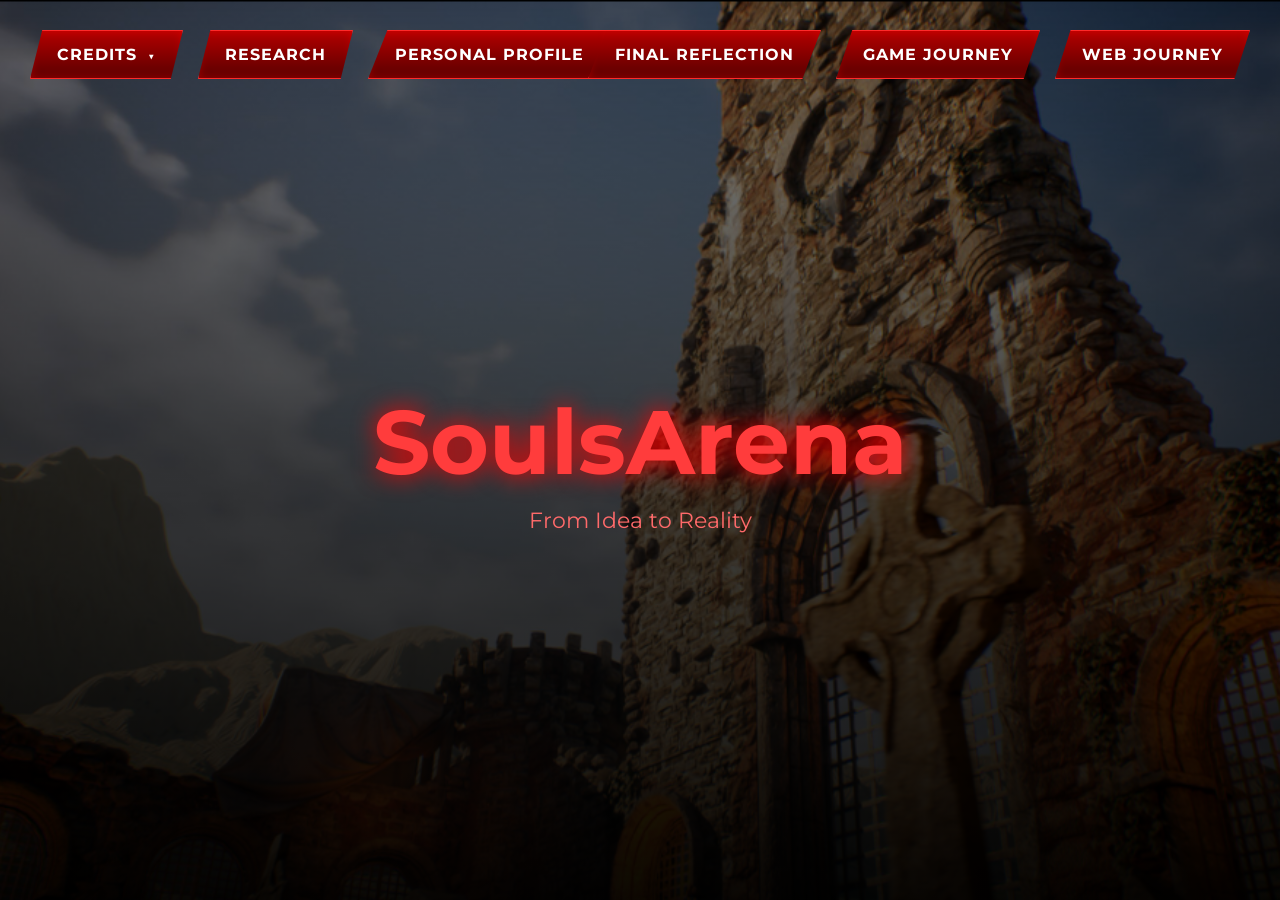
<file: index.html>
<!DOCTYPE html>
<html lang="en">

<head>
    <meta charset="UTF-8">
    <title>SoulsArena</title>
    <link rel="stylesheet" href="style.css">
    <link href="https://fonts.googleapis.com/css2?family=Montserrat:wght@600;700;800&display=swap" rel="stylesheet">
</head>

<body>

<div class="hero" id="heroSection" style="background-image: url('BG.png'); background-size: cover; background-position: center; background-repeat: no-repeat;">
    <div class="overlay"></div>

    <h1 class="title">SoulsArena</h1>
    <p class="subtitle">From Idea to Reality</p>

    <div class="doc-embed-container">
        <div id="documentFrameWrapper" style="display: none; width: 100%; height: 600px;">
            <iframe src="https://view.officeapps.live.com/op/embed.aspx?src=https://devbyabdullah336.github.io/Capstone_Research.docx" 
                    frameborder="0">
            </iframe>
        </div>
    </div>

    <div class="corner-ui">
        
        <div class="top-left">
            <div class="dropdown">
                <a href="javascript:void(0);" class="button">Credits <span style="font-size: 11px; margin-left: 5px;">▼</span></a>
                <div class="dropdown-content">
                    <a href="citations.html">Citations</a>
                    <a href="mentor.html">Mentor</a>
                </div>
            </div>

            <a href="javascript:void(0);" id="researchBtn" class="button" onclick="toggleDocument()">Research</a>
            
            <a href="profile.html" class="button">Personal Profile</a>
        </div>

        <div class="top-right">
            <a href="reflection.html" class="button">Final Reflection</a>
            <a href="game.html" class="button">Game Journey</a>
            <a href="website.html" class="button">Web Journey</a>
        </div>
    </div>

</div>

<script>
function toggleDocument() {
    var wrapper = document.getElementById("documentFrameWrapper");
    var btn = document.getElementById("researchBtn");
    var hero = document.getElementById("heroSection");
    
    if (wrapper.style.display === "none") {
        wrapper.style.display = "block";
        btn.innerText = "Hide Research";
        hero.classList.add("expanded-scroll");
        wrapper.scrollIntoView({ behavior: 'smooth' });
    } else {
        wrapper.style.display = "none";
        btn.innerText = "Research";
        hero.classList.remove("expanded-scroll");
    }
}
</script>

</body>
</html>
</file>
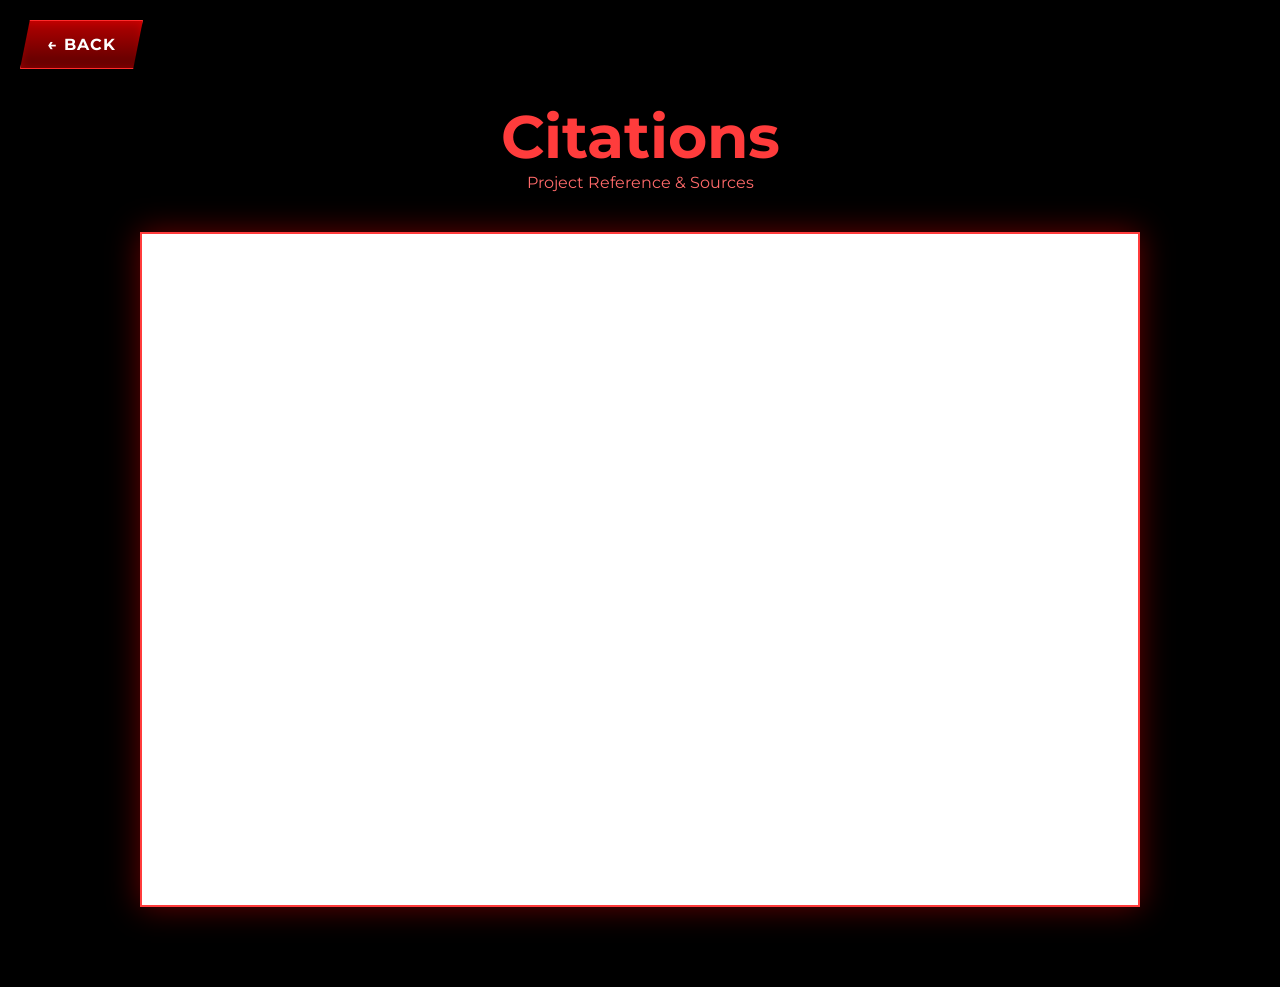
<file: citations.html>
<!DOCTYPE html>
<html lang="en">

<head>
    <meta charset="UTF-8">
    <title>SoulsArena - Citations</title>
    <link rel="stylesheet" href="style.css">
    <link href="https://fonts.googleapis.com/css2?family=Montserrat:wght@600;700;800&display=swap" rel="stylesheet">
</head>

<body style="background: #000000; padding-bottom: 80px;">

    <!-- BACK BUTTON TO HOME -->
    <a href="index.html" class="button back-button">← Back</a>

    <!-- PAGE HEADER -->
    <div class="title-container">
        <h1>Citations</h1>
        <p class="p1">Project Reference & Sources</p>
    </div>

    <!-- EXTERNAL EMBED CONTAINER -->
    <div class="external-page-embed">
        <!-- REPLACE WITH YOUR LIVE CITATIONS WORD DOC LINK -->
        <iframe src="https://view.officeapps.live.com/op/embed.aspx?src=https://devbyabdullah336.github.io/Citations_Capstone.docx" 
                frameborder="0">
        </iframe>
    </div>

</body>
</html>
</file>
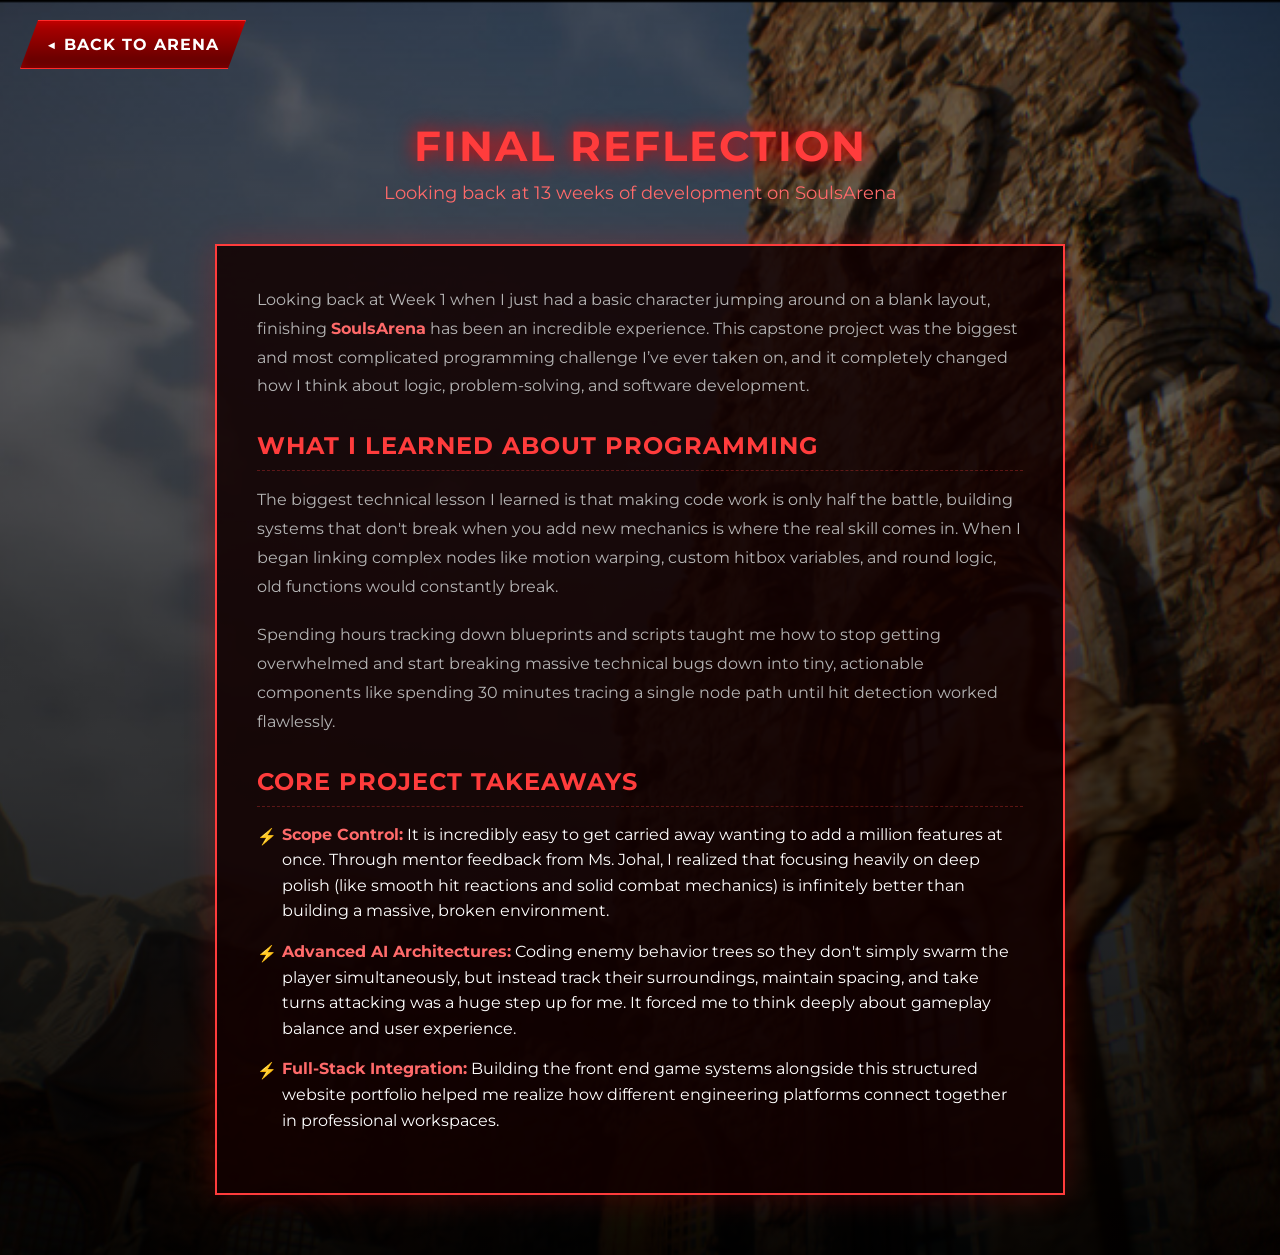
<file: reflection.html>
<!DOCTYPE html>
<html lang="en">

<head>
    <meta charset="UTF-8">
    <title>Final Reflection | SoulsArena</title>
    <link rel="stylesheet" href="style.css">
    <link href="https://fonts.googleapis.com/css2?family=Montserrat:wght=600;700;800&display=swap" rel="stylesheet">
    <style>
        .reflection-hero {
            min-height: 100vh;
            display: flex;
            flex-direction: column;
            justify-content: center;
            align-items: center;
            padding: 120px 20px 60px 20px;
            position: relative;
        }

        .reflection-header {
            text-align: center;
            z-index: 2;
            margin-bottom: 40px;
        }

        .reflection-header h2 {
            font-size: 42px;
            color: #ff3c3c;
            text-shadow: 0 0 20px red;
            text-transform: uppercase;
            letter-spacing: 2px;
            margin-bottom: 10px;
        }

        .reflection-header p {
            font-size: 18px;
            color: #ff6a6a;
        }

        .reflection-container {
            background: rgba(18, 0, 0, 0.85);
            border: 2px solid #ff3c3c;
            box-shadow: 0 0 30px rgba(255, 0, 0, 0.2);
            padding: 40px;
            max-width: 850px;
            width: 100%;
            z-index: 2;
        }

        .reflection-section h3 {
            color: #ff3c3c;
            font-size: 24px;
            text-transform: uppercase;
            margin-top: 30px;
            margin-bottom: 15px;
            letter-spacing: 1px;
            border-bottom: 1px dashed rgba(255, 60, 60, 0.3);
            padding-bottom: 10px;
        }

        .reflection-section p {
            font-size: 16px;
            color: #b5b5b5;
            line-height: 1.8;
            margin-bottom: 20px;
            text-align: left;
        }

        .highlight {
            color: #ff6a6a;
            font-weight: 700;
        }

        .takeaway-list {
            list-style: none;
            padding: 0;
            margin-bottom: 20px;
        }

        .takeaway-list li {
            font-size: 16px;
            color: #ffffff;
            margin-bottom: 15px;
            padding-left: 25px;
            position: relative;
            text-align: left;
            line-height: 1.6;
        }

        .takeaway-list li::before {
            content: "⚡";
            position: absolute;
            left: 0;
            top: 2px;
            color: #ff3c3c;
        }

        /* --- New CSS to prevent text selection --- */
        .no-copy {
            -webkit-user-select: none; /* Safari */
            -ms-user-select: none; /* IE 10 and IE 11 */
            user-select: none; /* Standard syntax */
        }
    </style>
</head>

<body class="no-copy" oncopy="return false" oncut="return false" onpaste="return false" oncontextmenu="return false">

    <a href="index.html" class="button back-button">◀ Back to Arena</a>

    <div class="reflection-hero" style="background: url('BG.png') no-repeat center center / cover; width: 100%; min-height: 100vh;">
        <div class="overlay"></div>

        <div class="reflection-header">
            <h2>Final Reflection</h2>
            <p>Looking back at 13 weeks of development on SoulsArena</p>
        </div>

        <div class="reflection-container">
            <div class="reflection-section">
                <p>
                    Looking back at Week 1 when I just had a basic character jumping around on a blank layout, finishing <span class="highlight">SoulsArena</span> has been an incredible experience. This capstone project was the biggest and most complicated programming challenge I’ve ever taken on, and it completely changed how I think about logic, problem-solving, and software development.
                </p>

                <h3>What I Learned About Programming</h3>
                <p>
                    The biggest technical lesson I learned is that making code work is only half the battle, building systems that don't break when you add new mechanics is where the real skill comes in. When I began linking complex nodes like motion warping, custom hitbox variables, and round logic, old functions would constantly break. 
                </p>
                <p>
                    Spending hours tracking down blueprints and scripts taught me how to stop getting overwhelmed and start breaking massive technical bugs down into tiny, actionable components like spending 30 minutes tracing a single node path until hit detection worked flawlessly.
                </p>

                <h3>Core Project Takeaways</h3>
                <ul class="takeaway-list">
                    <li><span class="highlight">Scope Control:</span> It is incredibly easy to get carried away wanting to add a million features at once. Through mentor feedback from Ms. Johal, I realized that focusing heavily on deep polish (like smooth hit reactions and solid combat mechanics) is infinitely better than building a massive, broken environment.</li>
                    <li><span class="highlight">Advanced AI Architectures:</span> Coding enemy behavior trees so they don't simply swarm the player simultaneously, but instead track their surroundings, maintain spacing, and take turns attacking was a huge step up for me. It forced me to think deeply about gameplay balance and user experience.</li>
                    <li><span class="highlight">Full-Stack Integration:</span> Building the front end game systems alongside this structured website portfolio helped me realize how different engineering platforms connect together in professional workspaces.</li>
                </ul>
            </div>
        </div>
    </div>

</body>

</html>
</file>
<file: style.css>
/* ===== RESET ===== */
* {
    margin: 0;
    padding: 0;
    box-sizing: border-box;
}

body {
    font-family: 'Montserrat', sans-serif;
    background: black;
    color: white;
}

/* ===== HERO ===== */
.hero {
    min-height: 100vh;
    position: relative;
    /* Keeps your fallback background image if inline style isn't loaded */
    background: url("images/hero.jpg") center/cover no-repeat;
    transition: padding-bottom 0.4s ease-in-out;
    
    /* UPDATED: Naturally stacks layout elements without breaking overlap */
    display: flex;
    flex-direction: column;
    justify-content: center;
    align-items: center;
    padding: 120px 20px 60px 20px; 
}

.hero.expanded-scroll {
    padding-bottom: 600px; 
}

.overlay {
    position: absolute;
    top: 0;
    left: 0;
    width: 100%;
    height: 100%;
    background: linear-gradient(to bottom, rgba(0,0,0,0.5), rgba(0,0,0,0.95));
    z-index: 1; /* Puts overlay below text and buttons */
}

/* UPDATED: Replaced absolute positioning with natural margins for text layout */
.title {
    font-size: 90px;
    color: #ff3c3c;
    text-shadow: 0 0 25px red;
    text-align: center;
    z-index: 2;
    margin-bottom: 10px;
}

.subtitle {
    font-size: 22px;
    color: #ff6a6a;
    text-align: center;
    z-index: 2;
    margin-bottom: 40px;
}

/* ===== DOCUMENT EMBED SYSTEM ===== */
.doc-embed-container {
    /* UPDATED: Changed from absolute to relative alignment */
    position: relative;
    display: flex;
    flex-direction: column;
    align-items: center;
    width: 90vw;
    max-width: 1000px;
    z-index: 5;
}

#documentFrameWrapper {
    margin-top: 20px;
    background: #1a1a1a;
    border: 2px solid #ff3c3c;
    box-shadow: 0 0 30px rgba(255, 0, 0, 0.4);
    transition: all 0.3s ease-in-out;
}

#documentFrameWrapper iframe {
    width: 100%;
    height: 100%;
    background: #ffffff;
}

/* Standalone Page Frame Container Layout */
.external-page-embed {
    width: 90vw;
    max-width: 1000px;
    height: 75vh;
    margin: 40px auto 0 auto;
    background: #1a1a1a;
    border: 2px solid #ff3c3c;
    box-shadow: 0 0 30px rgba(255, 0, 0, 0.4);
}

.external-page-embed iframe {
    width: 100%;
    height: 100%;
    background: #ffffff;
}

/* ===== CORNER UI (MK STYLE) ===== */
.corner-ui {
    position: absolute;
    width: 100%;
    top: 0;
    left: 0;
    pointer-events: none; /* Prevents invisible full-width box blocking clicks */
}

/* TOP LEFT */
.top-left {
    position: absolute;
    top: 30px;
    left: 30px;
    display: flex;
    gap: 15px;
    z-index: 20;
    pointer-events: auto; /* Restores button clickability */
}

/* TOP RIGHT */
.top-right {
    position: absolute;
    top: 30px;
    right: 30px;
    display: flex;
    gap: 15px;
    z-index: 20;
    pointer-events: auto; /* Restores button clickability */
}

/* ===== MK BUTTONS ===== */
.button {
    display: inline-block;
    padding: 14px 26px;
    color: white;
    text-decoration: none;
    font-weight: 700;
    letter-spacing: 1px;
    text-transform: uppercase;
    border-radius: 0;
    background: linear-gradient(to bottom, #b30000, #5a0000);
    border: 1px solid #ff2a2a;
    box-shadow:
        inset 0 0 10px rgba(255,0,0,0.4),
        0 0 10px rgba(255,0,0,0.3);
    clip-path: polygon(8% 0%, 100% 0%, 92% 100%, 0% 100%);
    transition: 0.2s;
    cursor: pointer;
}

.button:hover {
    background: linear-gradient(to bottom, #ff1a1a, #7a0000);
    box-shadow: 0 0 25px red;
    transform: translateY(-2px);
}

/* ===== MK STYLE DROPDOWN SYSTEM ===== */
.dropdown {
    position: relative;
    display: inline-block;
}

/* Dropdown menu container styling */
.dropdown-content {
    display: none;
    position: absolute;
    top: 100%;
    left: 0;
    background-color: #120000;
    min-width: 180px;
    border: 1px solid #ff3c3c;
    box-shadow: 0px 8px 16px rgba(255, 0, 0, 0.4);
    z-index: 30;
    margin-top: 0px; 
    padding-top: 5px; 
}

.dropdown-content a {
    color: white;
    padding: 12px 16px;
    text-decoration: none;
    display: block;
    font-weight: 700;
    font-size: 13px;
    text-transform: uppercase;
    letter-spacing: 1px;
    border-bottom: 1px dashed rgba(255, 60, 60, 0.2);
    transition: background 0.2s;
}

.dropdown-content a:last-child {
    border-bottom: none;
}

.dropdown-content a:hover {
    background-color: #7a0c0c;
    color: #ffffff;
}

.dropdown:hover .dropdown-content {
    display: block;
}

/* ===== BACK BUTTON ===== */
.back-button {
    position: fixed;
    top: 20px;
    left: 20px;
    z-index: 50;
}

/* ===== TITLES ===== */
.title-container {
    text-align: center;
    margin-top: 100px;
}

h1 {
    font-size: 60px;
    color: #ff3c3c;
}

.p1 {
    color: #ff6a6a;
}

/* ===== JOURNEY ===== */
.journey-container {
    max-width: 900px;
    margin: 60px auto;
}

/* CARDS */
.week-card {
    background: #120000;
    border: 1px solid #ff3c3c;
    margin-bottom: 20px;
}

.week-title {
    padding: 20px;
    background: #7a0c0c;
    cursor: pointer;
}

.week-content {
    padding: 20px;
}

.week-content img,
.week-content video {
    width: 100%;
    margin-bottom: 10px;
}

/* ===== GLOBAL LIGHTBOX MECHANIC ===== */
.global-lightbox {
    display: none;
    position: fixed;
    z-index: 9999; /* Sits completely on top of everything else */
    top: 0;
    left: 0;
    width: 100%;
    height: 100%;
    background-color: rgba(0, 0, 0, 0.9); /* Dark background focusing on the image */
    justify-content: center;
    align-items: center;
    cursor: zoom-out;
    opacity: 0;
    transition: opacity 0.3s ease-in-out;
}

.global-lightbox.active {
    display: flex;
    opacity: 1;
}

.global-lightbox img {
    max-width: 90%;
    max-height: 90%;
    box-shadow: 0 0 30px rgba(255, 0, 0, 0.5); /* Matching neon red glow style */
    border: 2px solid #ff3c3c;
    transform: scale(0.9);
    transition: transform 0.3s ease-in-out;
}

.global-lightbox.active img {
    transform: scale(1);
}

/* Make images look clickable across your files */
.screenshot-wrapper img, .week-content img {
    cursor: zoom-in;
}
</file>
